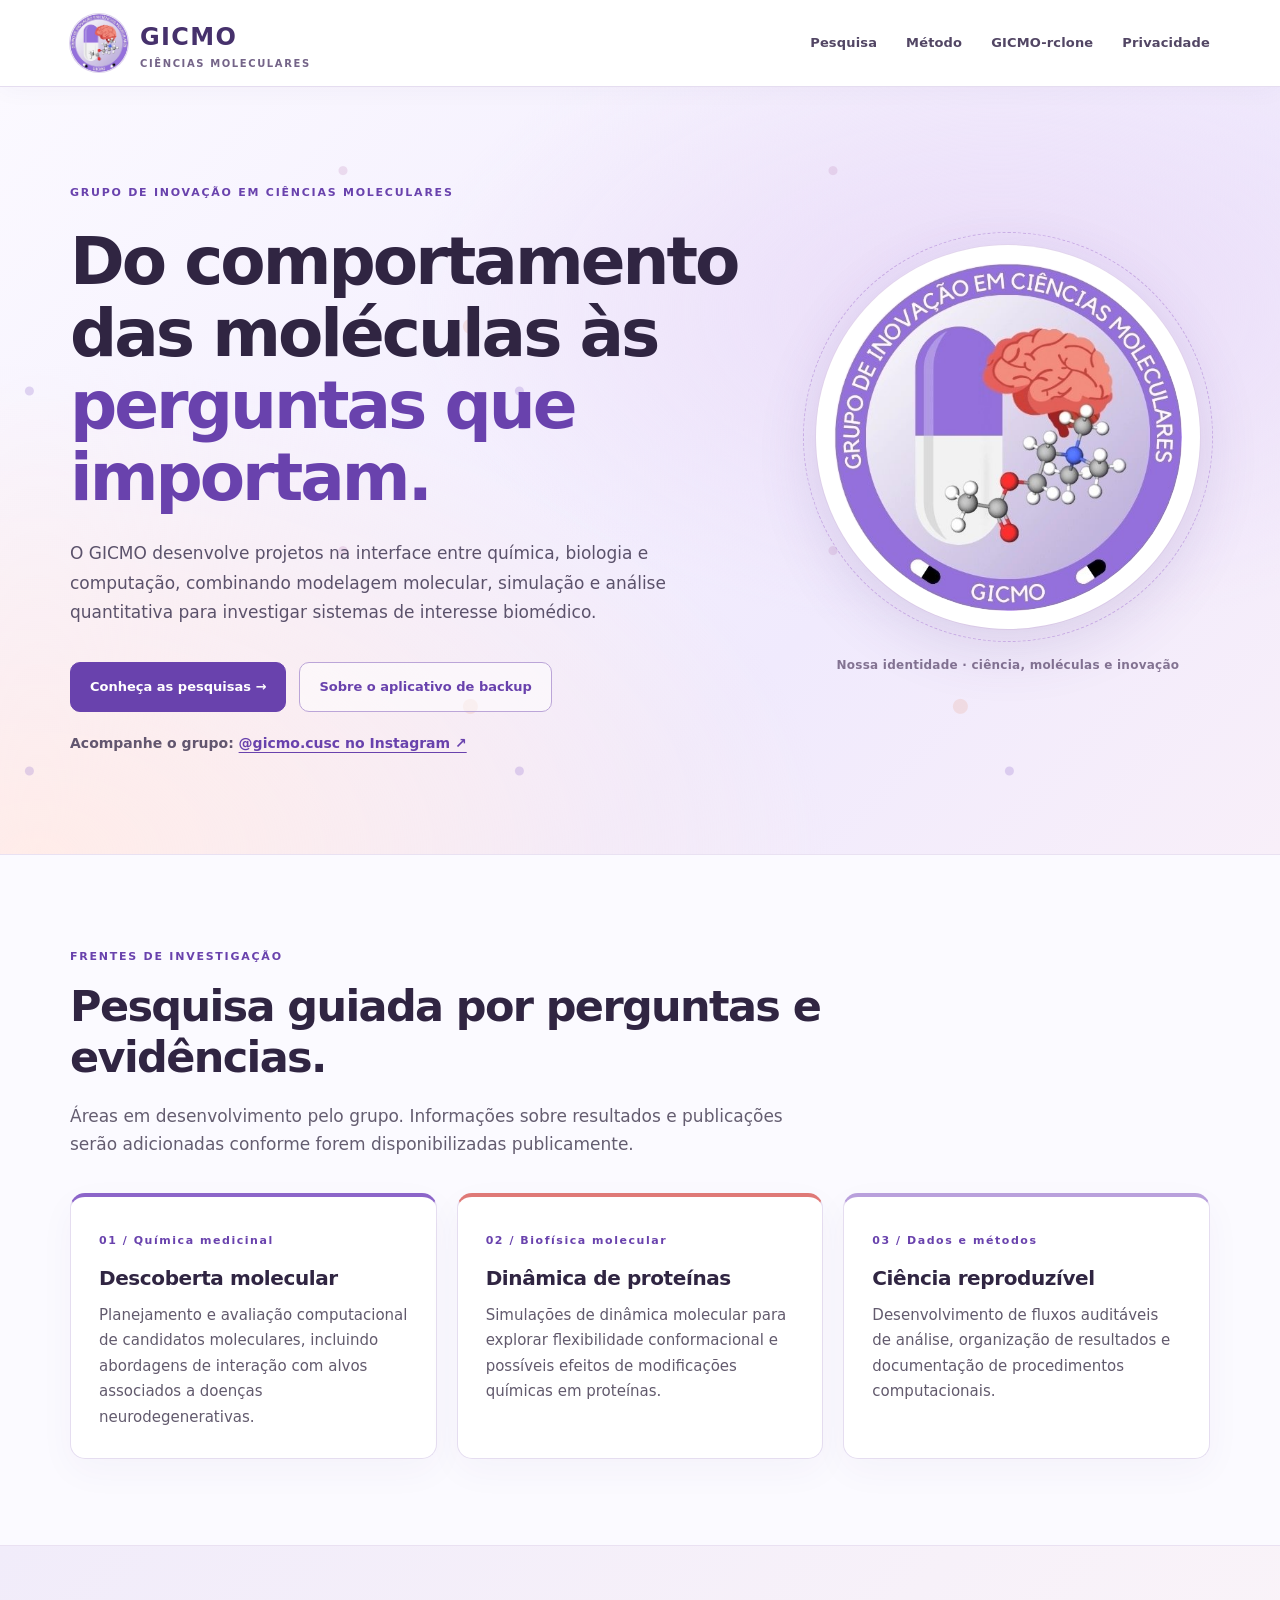
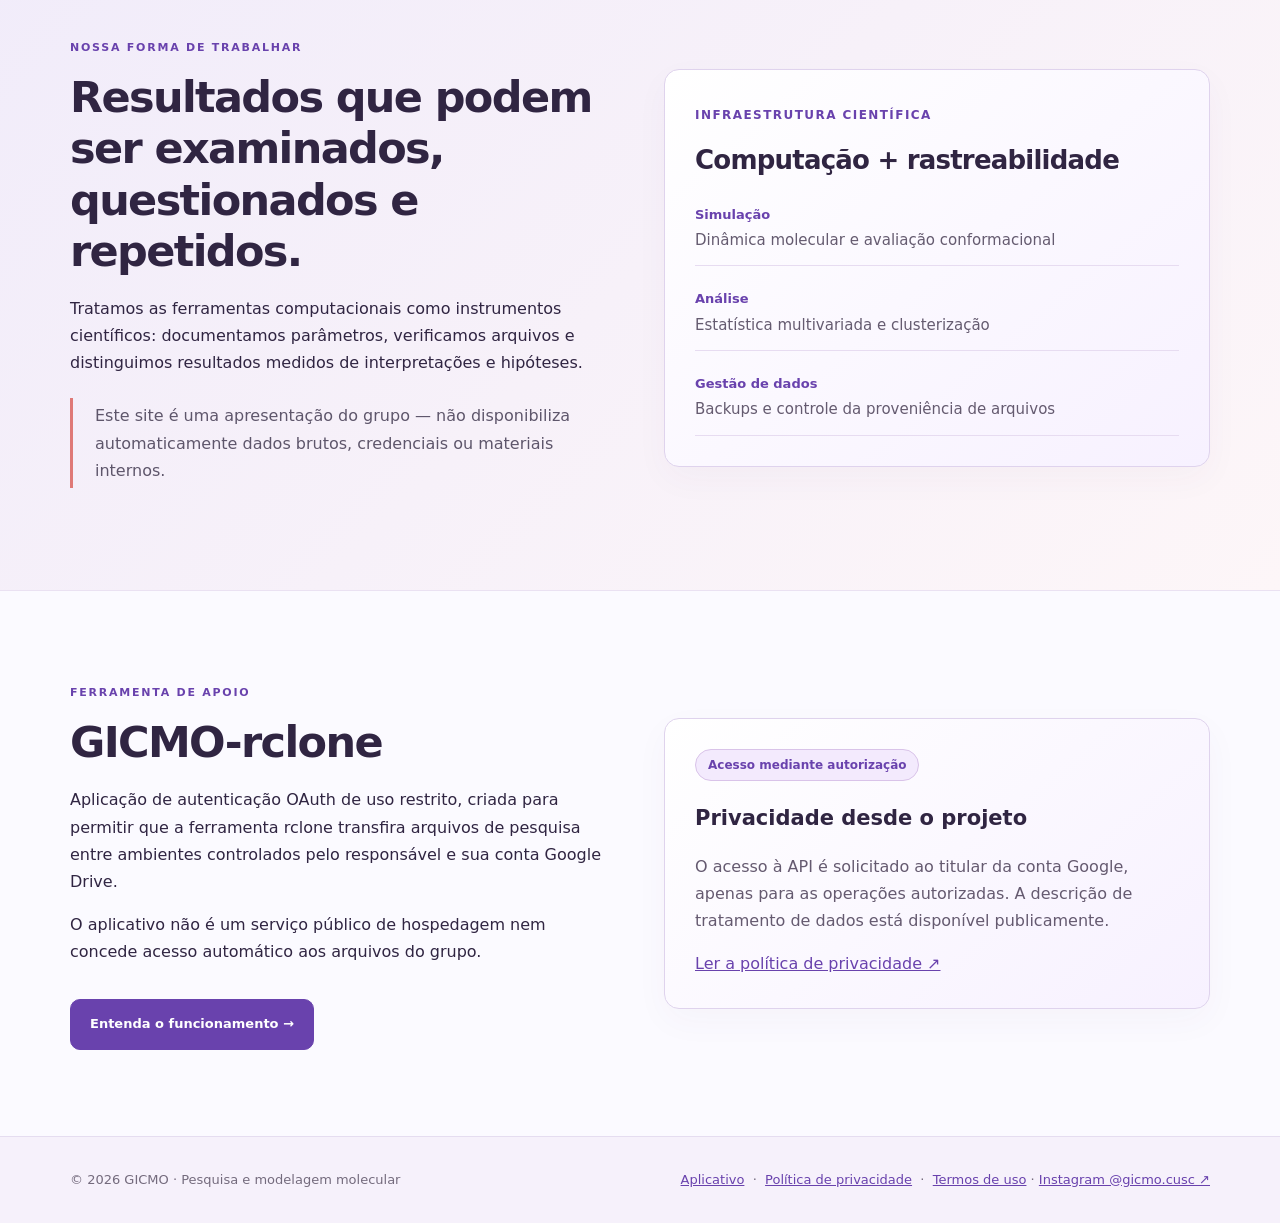
<file: index.html>
<!DOCTYPE html>

<html lang="pt-BR"><head><meta charset="utf-8"/><meta content="width=device-width, initial-scale=1" name="viewport"/><meta content="#f9f6ff" name="theme-color"/><meta content="GICMO — pesquisa em química, modelagem molecular e bioquímica computacional. Conheça nossas frentes de pesquisa e infraestrutura digital." name="description"/><title>GICMO | Pesquisa e modelagem molecular</title><link href="./assets/favicon.png" rel="icon" type="image/png"/><link href="./assets/style.css" rel="stylesheet"/><link href="./assets/logo-180.png" rel="apple-touch-icon"/></head><body><a class="skip" href="#conteudo">Ir para conteúdo</a><header class="masthead"><div class="wrap nav"><a aria-label="GICMO — Grupo de Inovação em Ciências Moleculares, página inicial" class="brand" href="./index.html"><img alt="" class="brand-logo" height="58" src="./assets/logo-gicmo.jpg" width="58"/><span class="brand-identity">GICMO<small>CIÊNCIAS MOLECULARES</small></span></a><nav aria-label="Navegação principal" class="menu"><a href="#pesquisa">Pesquisa</a><a href="#metodo">Método</a><a href="./rclone.html">GICMO-rclone</a><a href="./privacidade.html">Privacidade</a></nav></div></header><main id="conteudo"><section class="hero"><div class="wrap hero-inner"><div class="hero-copy"><span class="eyebrow">GRUPO DE INOVAÇÃO EM CIÊNCIAS MOLECULARES</span><h1>Do comportamento das moléculas às <em>perguntas que importam.</em></h1><p class="intro">O GICMO desenvolve projetos na interface entre química, biologia e computação, combinando modelagem molecular, simulação e análise quantitativa para investigar sistemas de interesse biomédico.</p><div class="actions"><a class="btn" href="#pesquisa">Conheça as pesquisas →</a><a class="btn secondary" href="./rclone.html">Sobre o aplicativo de backup</a></div><p class="social-follow">Acompanhe o grupo: <a aria-label="Acompanhe o GICMO no Instagram (@gicmo.cusc), abre em outra aba" href="https://www.instagram.com/gicmo.cusc/" rel="noopener noreferrer" target="_blank">@gicmo.cusc no Instagram ↗</a></p></div><div class="hero-visual"><div class="logo-frame"><img alt="Logotipo oficial do GICMO: uma cápsula roxa, um cérebro e um modelo molecular, circundados pelo nome do grupo." class="hero-logo" height="500" src="./assets/logo-gicmo.jpg" width="500"/></div><p class="brand-caption">Nossa identidade · ciência, moléculas e inovação</p></div></div></section><section class="section" id="pesquisa"><div class="wrap"><div class="section-head"><span class="eyebrow">Frentes de investigação</span><h2>Pesquisa guiada por perguntas e evidências.</h2><p>Áreas em desenvolvimento pelo grupo. Informações sobre resultados e publicações serão adicionadas conforme forem disponibilizadas publicamente.</p></div><div class="grid"><article class="card"><span class="num">01 / Química medicinal</span><h3>Descoberta molecular</h3><p>Planejamento e avaliação computacional de candidatos moleculares, incluindo abordagens de interação com alvos associados a doenças neurodegenerativas.</p></article><article class="card"><span class="num">02 / Biofísica molecular</span><h3>Dinâmica de proteínas</h3><p>Simulações de dinâmica molecular para explorar flexibilidade conformacional e possíveis efeitos de modificações químicas em proteínas.</p></article><article class="card"><span class="num">03 / Dados e métodos</span><h3>Ciência reproduzível</h3><p>Desenvolvimento de fluxos auditáveis de análise, organização de resultados e documentação de procedimentos computacionais.</p></article></div></div></section><section class="section tonal" id="metodo"><div class="wrap split"><div><span class="eyebrow">Nossa forma de trabalhar</span><h2>Resultados que podem ser examinados, questionados e repetidos.</h2><p>Tratamos as ferramentas computacionais como instrumentos científicos: documentamos parâmetros, verificamos arquivos e distinguimos resultados medidos de interpretações e hipóteses.</p><p class="rail">Este site é uma apresentação do grupo — não disponibiliza automaticamente dados brutos, credenciais ou materiais internos.</p></div><div class="panel"><span class="kicker">Infraestrutura científica</span><h3 style="font-size:26px;letter-spacing:-.03em;margin:10px 0">Computação + rastreabilidade</h3><div class="detail-list"><div><b>Simulação</b><span>Dinâmica molecular e avaliação conformacional</span></div><div><b>Análise</b><span>Estatística multivariada e clusterização</span></div><div><b>Gestão de dados</b><span>Backups e controle da proveniência de arquivos</span></div></div></div></div></section><section class="section"><div class="wrap split"><div><span class="eyebrow">Ferramenta de apoio</span><h2>GICMO-rclone</h2><p>Aplicação de autenticação OAuth de uso restrito, criada para permitir que a ferramenta rclone transfira arquivos de pesquisa entre ambientes controlados pelo responsável e sua conta Google Drive.</p><p>O aplicativo não é um serviço público de hospedagem nem concede acesso automático aos arquivos do grupo.</p><div class="actions"><a class="btn" href="./rclone.html">Entenda o funcionamento →</a></div></div><div class="panel"><span class="pill">Acesso mediante autorização</span><h3 style="font-size:21px;margin:20px 0 5px">Privacidade desde o projeto</h3><p>O acesso à API é solicitado ao titular da conta Google, apenas para as operações autorizadas. A descrição de tratamento de dados está disponível publicamente.</p><a href="./privacidade.html">Ler a política de privacidade ↗</a></div></div></section></main><footer class="footer"><div class="wrap"><span>© 2026 GICMO · Pesquisa e modelagem molecular</span><span><a href="./rclone.html">Aplicativo</a>  ·  <a href="./privacidade.html">Política de privacidade</a>  ·  <a href="./termos.html">Termos de uso</a>  ·  <a aria-label="Instagram oficial do GICMO (@gicmo.cusc), abre em outra aba" href="https://www.instagram.com/gicmo.cusc/" rel="noopener noreferrer" target="_blank">Instagram @gicmo.cusc ↗</a></span></div></footer></body></html>
</file>
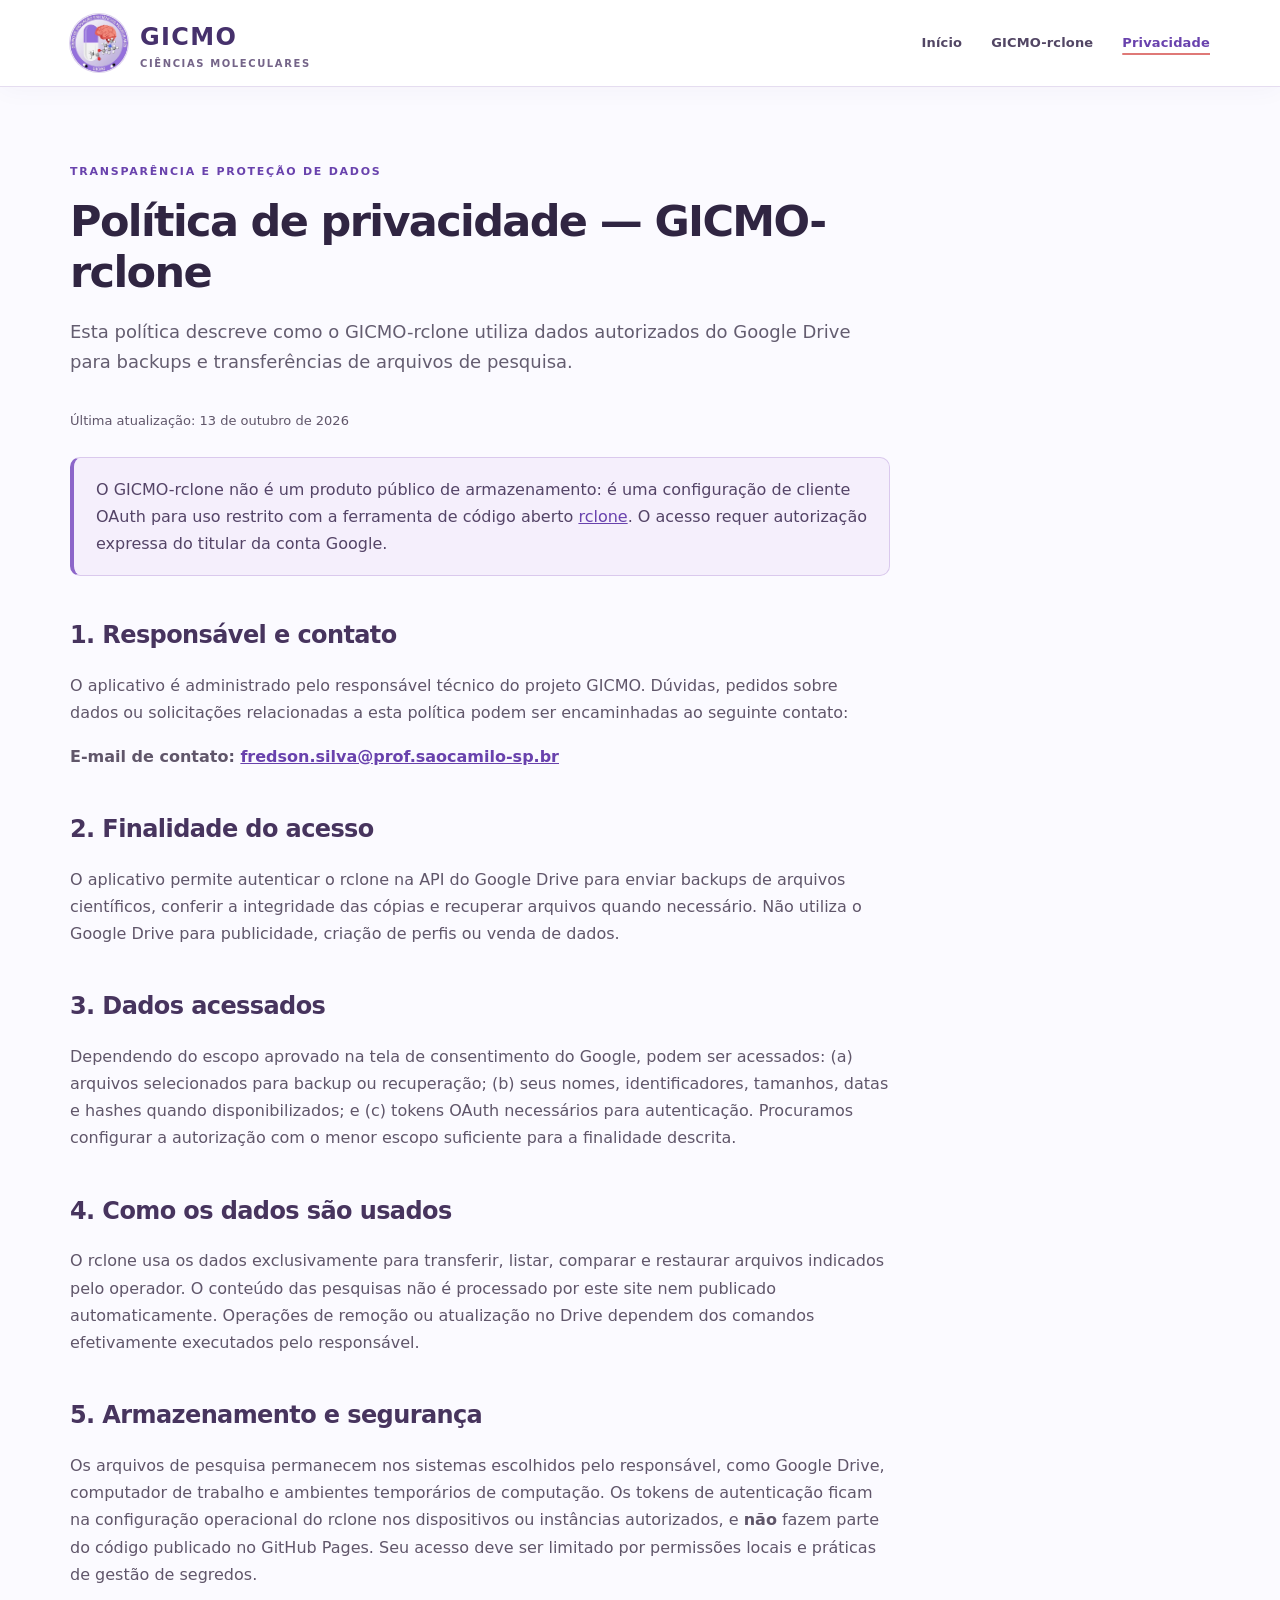
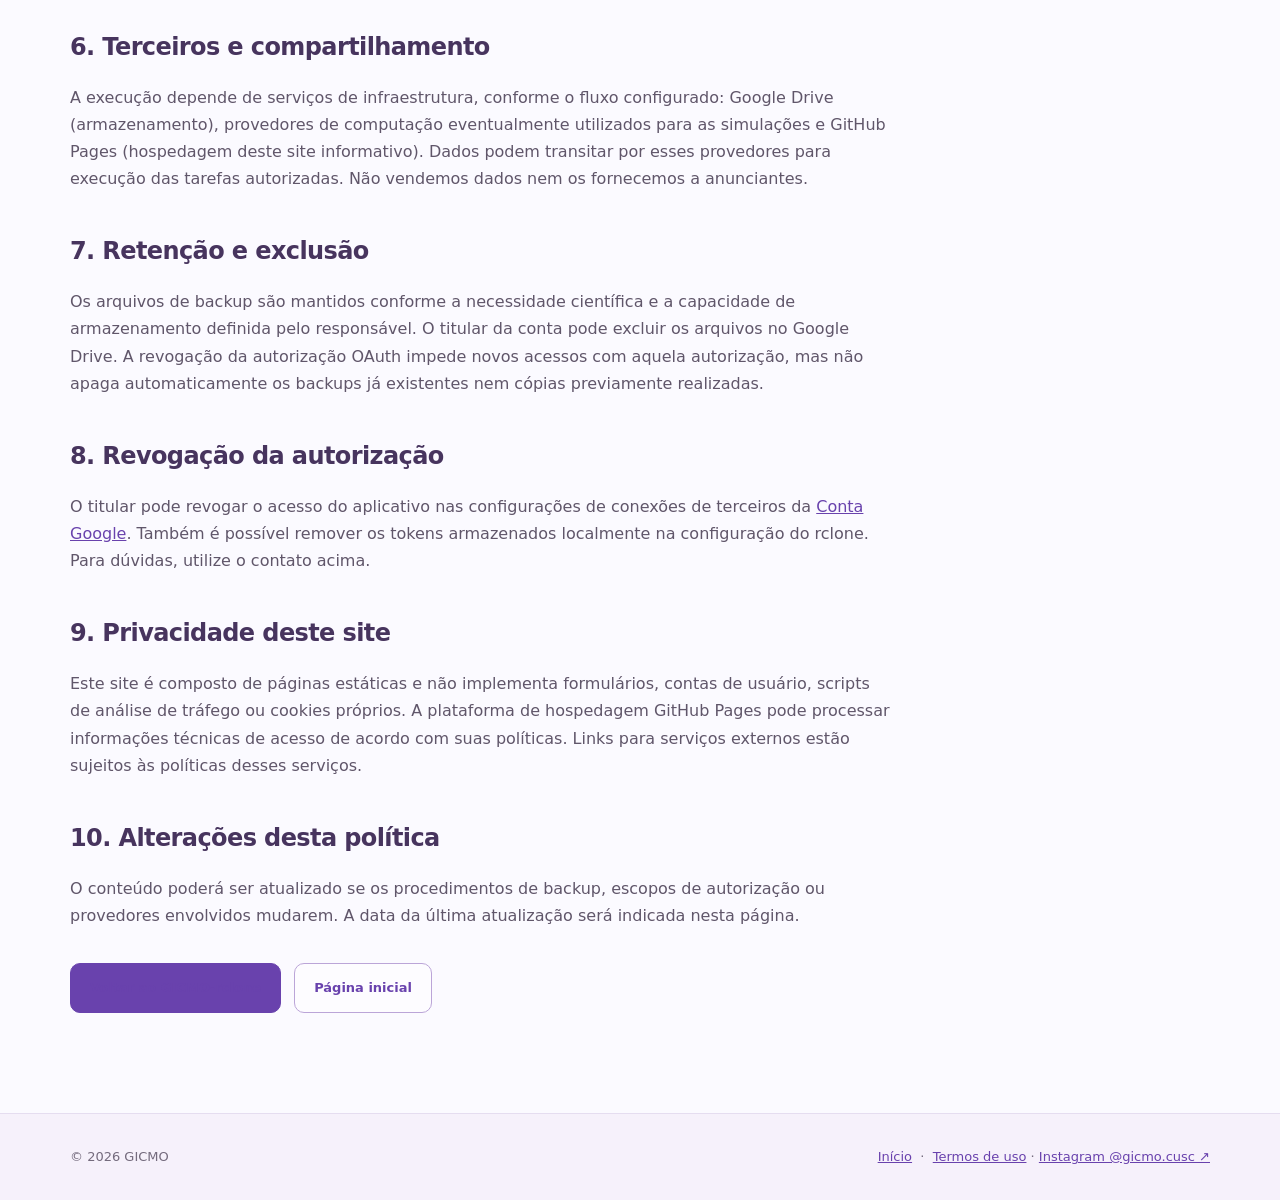
<file: privacidade.html>
<!DOCTYPE html>

<html lang="pt-BR"><head><meta charset="utf-8"/><meta content="width=device-width,initial-scale=1" name="viewport"/><meta content="Política de privacidade do GICMO-rclone: acesso ao Google Drive, uso, armazenamento, compartilhamento e revogação de dados." name="description"/><meta content="#f9f6ff" name="theme-color"/><title>Política de privacidade | GICMO-rclone</title><link href="./assets/favicon.png" rel="icon" type="image/png"/><link href="./assets/style.css" rel="stylesheet"/><link href="./assets/logo-180.png" rel="apple-touch-icon"/></head><body><a class="skip" href="#conteudo">Ir para conteúdo</a><header class="masthead"><div class="wrap nav"><a aria-label="GICMO — Grupo de Inovação em Ciências Moleculares, página inicial" class="brand" href="./index.html"><img alt="" class="brand-logo" height="58" src="./assets/logo-gicmo.jpg" width="58"/><span class="brand-identity">GICMO<small>CIÊNCIAS MOLECULARES</small></span></a><nav class="menu"><a href="./index.html">Início</a><a href="./rclone.html">GICMO-rclone</a><a aria-current="page" href="./privacidade.html">Privacidade</a></nav></div></header><main class="article" id="conteudo"><div class="wrap"><div class="prose"><span class="eyebrow">Transparência e proteção de dados</span><h1>Política de privacidade — GICMO-rclone</h1><p class="lede">Esta política descreve como o GICMO-rclone utiliza dados autorizados do Google Drive para backups e transferências de arquivos de pesquisa.</p><p class="meta">Última atualização: 13 de outubro de 2026</p><div class="note">O GICMO-rclone não é um produto público de armazenamento: é uma configuração de cliente OAuth para uso restrito com a ferramenta de código aberto <a href="https://rclone.org/" rel="noopener noreferrer">rclone</a>. O acesso requer autorização expressa do titular da conta Google.</div><h2>1. Responsável e contato</h2><p>O aplicativo é administrado pelo responsável técnico do projeto GICMO. Dúvidas, pedidos sobre dados ou solicitações relacionadas a esta política podem ser encaminhadas ao seguinte contato:</p><p><strong>E-mail de contato: <a href="mailto:fredson.silva@prof.saocamilo-sp.br">fredson.silva@prof.saocamilo-sp.br</a></strong></p><h2>2. Finalidade do acesso</h2><p>O aplicativo permite autenticar o rclone na API do Google Drive para enviar backups de arquivos científicos, conferir a integridade das cópias e recuperar arquivos quando necessário. Não utiliza o Google Drive para publicidade, criação de perfis ou venda de dados.</p><h2>3. Dados acessados</h2><p>Dependendo do escopo aprovado na tela de consentimento do Google, podem ser acessados: (a) arquivos selecionados para backup ou recuperação; (b) seus nomes, identificadores, tamanhos, datas e hashes quando disponibilizados; e (c) tokens OAuth necessários para autenticação. Procuramos configurar a autorização com o menor escopo suficiente para a finalidade descrita.</p><h2>4. Como os dados são usados</h2><p>O rclone usa os dados exclusivamente para transferir, listar, comparar e restaurar arquivos indicados pelo operador. O conteúdo das pesquisas não é processado por este site nem publicado automaticamente. Operações de remoção ou atualização no Drive dependem dos comandos efetivamente executados pelo responsável.</p><h2>5. Armazenamento e segurança</h2><p>Os arquivos de pesquisa permanecem nos sistemas escolhidos pelo responsável, como Google Drive, computador de trabalho e ambientes temporários de computação. Os tokens de autenticação ficam na configuração operacional do rclone nos dispositivos ou instâncias autorizados, e <strong>não</strong> fazem parte do código publicado no GitHub Pages. Seu acesso deve ser limitado por permissões locais e práticas de gestão de segredos.</p><h2>6. Terceiros e compartilhamento</h2><p>A execução depende de serviços de infraestrutura, conforme o fluxo configurado: Google Drive (armazenamento), provedores de computação eventualmente utilizados para as simulações e GitHub Pages (hospedagem deste site informativo). Dados podem transitar por esses provedores para execução das tarefas autorizadas. Não vendemos dados nem os fornecemos a anunciantes.</p><h2>7. Retenção e exclusão</h2><p>Os arquivos de backup são mantidos conforme a necessidade científica e a capacidade de armazenamento definida pelo responsável. O titular da conta pode excluir os arquivos no Google Drive. A revogação da autorização OAuth impede novos acessos com aquela autorização, mas não apaga automaticamente os backups já existentes nem cópias previamente realizadas.</p><h2>8. Revogação da autorização</h2><p>O titular pode revogar o acesso do aplicativo nas configurações de conexões de terceiros da <a href="https://myaccount.google.com/connections" rel="noopener noreferrer">Conta Google</a>. Também é possível remover os tokens armazenados localmente na configuração do rclone. Para dúvidas, utilize o contato acima.</p><h2>9. Privacidade deste site</h2><p>Este site é composto de páginas estáticas e não implementa formulários, contas de usuário, scripts de análise de tráfego ou cookies próprios. A plataforma de hospedagem GitHub Pages pode processar informações técnicas de acesso de acordo com suas políticas. Links para serviços externos estão sujeitos às políticas desses serviços.</p><h2>10. Alterações desta política</h2><p>O conteúdo poderá ser atualizado se os procedimentos de backup, escopos de autorização ou provedores envolvidos mudarem. A data da última atualização será indicada nesta página.</p><div class="actions"><a class="btn" href="./rclone.html">Voltar ao GICMO-rclone</a><a class="btn secondary" href="./index.html">Página inicial</a></div></div></div></main><footer class="footer"><div class="wrap"><span>© 2026 GICMO</span><span><a href="./index.html">Início</a>  ·  <a href="./termos.html">Termos de uso</a>  ·  <a aria-label="Instagram oficial do GICMO (@gicmo.cusc), abre em outra aba" href="https://www.instagram.com/gicmo.cusc/" rel="noopener noreferrer" target="_blank">Instagram @gicmo.cusc ↗</a></span></div></footer></body></html>
</file>
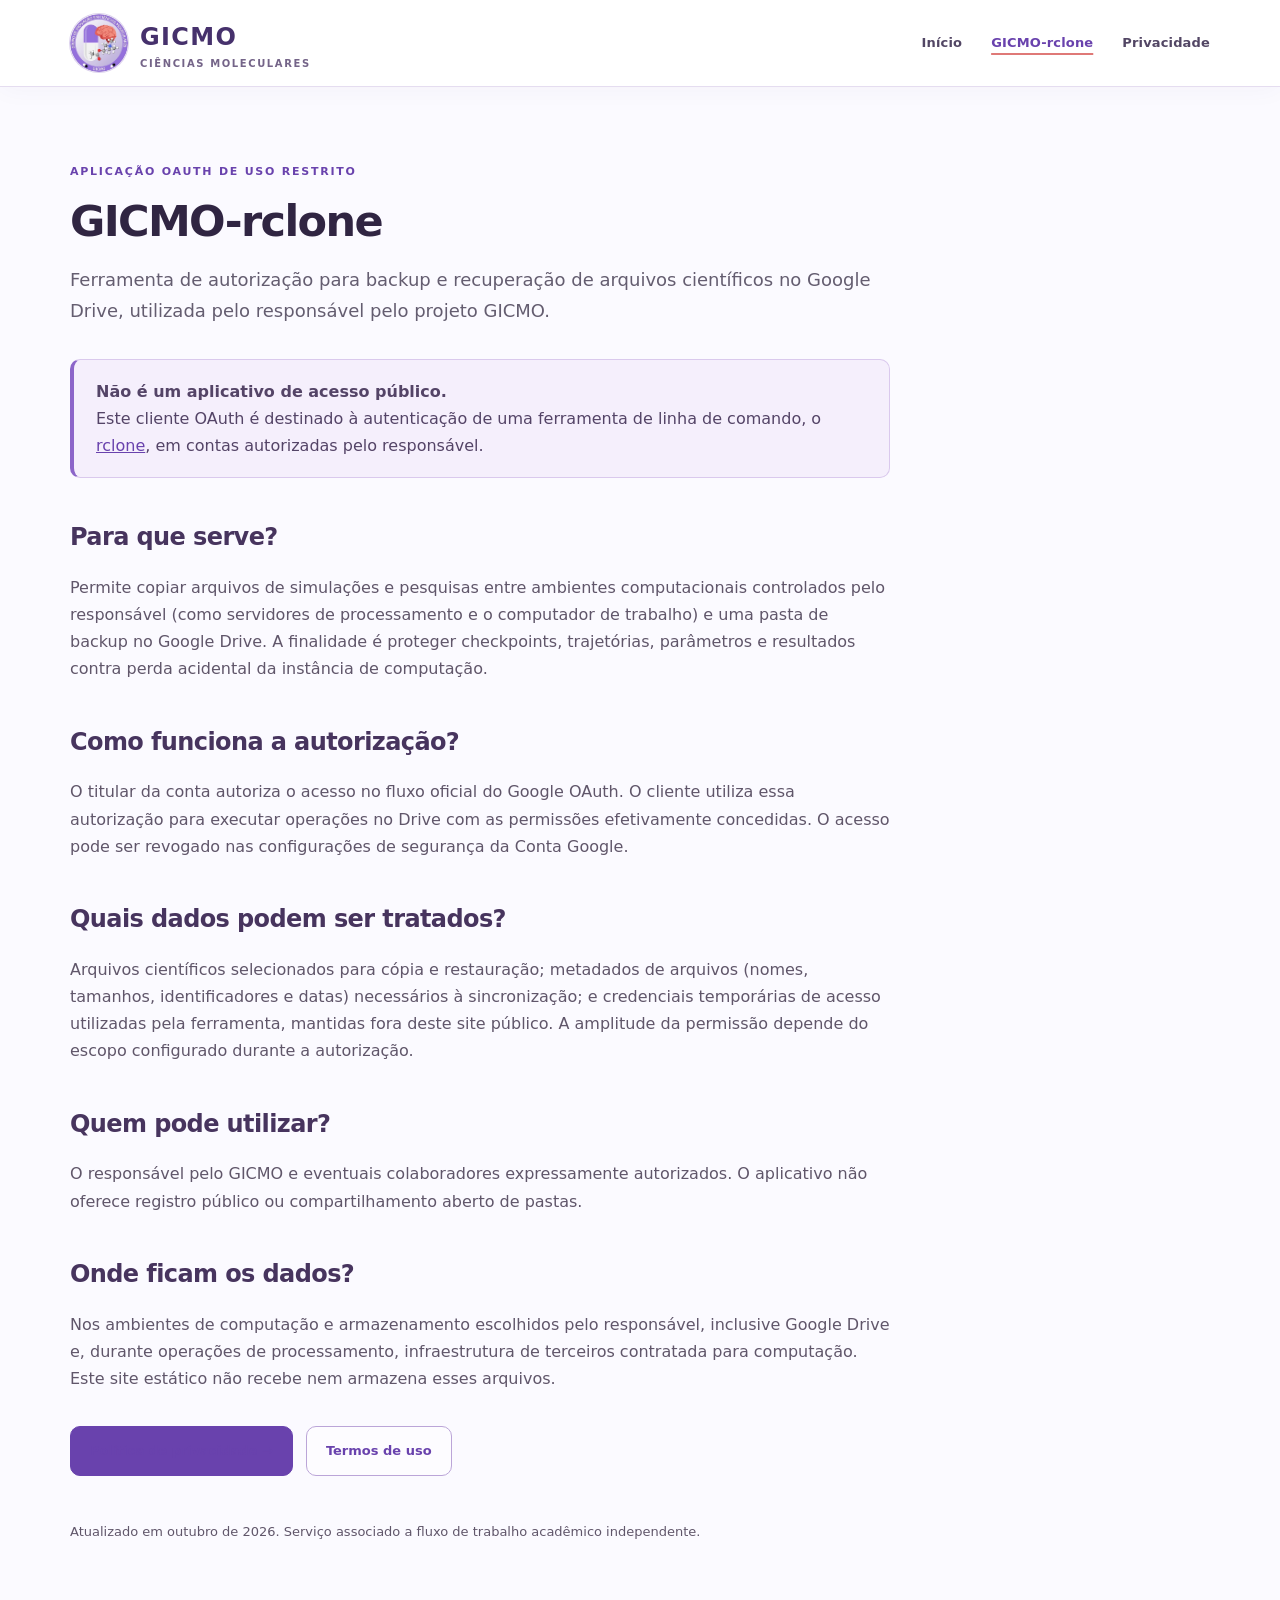
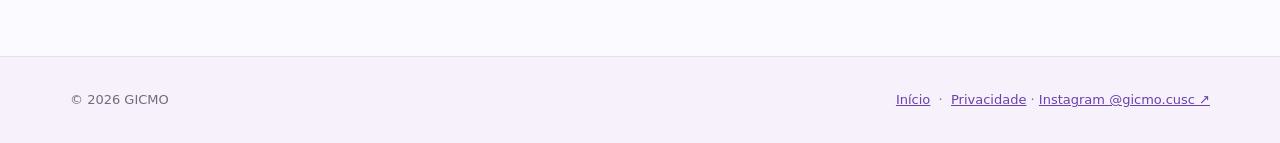
<file: rclone.html>
<!DOCTYPE html>

<html lang="pt-BR"><head><meta charset="utf-8"/><meta content="width=device-width,initial-scale=1" name="viewport"/><meta content="#f9f6ff" name="theme-color"/><meta content="Conheça a finalidade e as permissões do aplicativo OAuth GICMO-rclone usado para backup privado de dados científicos." name="description"/><title>GICMO-rclone | Aplicativo OAuth</title><link href="./assets/favicon.png" rel="icon" type="image/png"/><link href="./assets/style.css" rel="stylesheet"/><link href="./assets/logo-180.png" rel="apple-touch-icon"/></head><body><a class="skip" href="#conteudo">Ir para conteúdo</a><header class="masthead"><div class="wrap nav"><a aria-label="GICMO — Grupo de Inovação em Ciências Moleculares, página inicial" class="brand" href="./index.html"><img alt="" class="brand-logo" height="58" src="./assets/logo-gicmo.jpg" width="58"/><span class="brand-identity">GICMO<small>CIÊNCIAS MOLECULARES</small></span></a><nav class="menu"><a href="./index.html">Início</a><a aria-current="page" href="./rclone.html">GICMO-rclone</a><a href="./privacidade.html">Privacidade</a></nav></div></header><main class="article" id="conteudo"><div class="wrap"><div class="prose"><span class="eyebrow">Aplicação OAuth de uso restrito</span><h1>GICMO-rclone</h1><p class="lede">Ferramenta de autorização para backup e recuperação de arquivos científicos no Google Drive, utilizada pelo responsável pelo projeto GICMO.</p><div class="note"><strong>Não é um aplicativo de acesso público.</strong><br/>Este cliente OAuth é destinado à autenticação de uma ferramenta de linha de comando, o <a href="https://rclone.org/" rel="noopener noreferrer">rclone</a>, em contas autorizadas pelo responsável.</div><h2>Para que serve?</h2><p>Permite copiar arquivos de simulações e pesquisas entre ambientes computacionais controlados pelo responsável (como servidores de processamento e o computador de trabalho) e uma pasta de backup no Google Drive. A finalidade é proteger checkpoints, trajetórias, parâmetros e resultados contra perda acidental da instância de computação.</p><h2>Como funciona a autorização?</h2><p>O titular da conta autoriza o acesso no fluxo oficial do Google OAuth. O cliente utiliza essa autorização para executar operações no Drive com as permissões efetivamente concedidas. O acesso pode ser revogado nas configurações de segurança da Conta Google.</p><h2>Quais dados podem ser tratados?</h2><p>Arquivos científicos selecionados para cópia e restauração; metadados de arquivos (nomes, tamanhos, identificadores e datas) necessários à sincronização; e credenciais temporárias de acesso utilizadas pela ferramenta, mantidas fora deste site público. A amplitude da permissão depende do escopo configurado durante a autorização.</p><h2>Quem pode utilizar?</h2><p>O responsável pelo GICMO e eventuais colaboradores expressamente autorizados. O aplicativo não oferece registro público ou compartilhamento aberto de pastas.</p><h2>Onde ficam os dados?</h2><p>Nos ambientes de computação e armazenamento escolhidos pelo responsável, inclusive Google Drive e, durante operações de processamento, infraestrutura de terceiros contratada para computação. Este site estático não recebe nem armazena esses arquivos.</p><div class="actions"><a class="btn" href="./privacidade.html">Política de privacidade →</a><a class="btn secondary" href="./termos.html">Termos de uso</a></div><p class="meta" style="margin-top:45px">Atualizado em outubro de 2026. Serviço associado a fluxo de trabalho acadêmico independente.</p></div></div></main><footer class="footer"><div class="wrap"><span>© 2026 GICMO</span><span><a href="./index.html">Início</a>  ·  <a href="./privacidade.html">Privacidade</a>  ·  <a aria-label="Instagram oficial do GICMO (@gicmo.cusc), abre em outra aba" href="https://www.instagram.com/gicmo.cusc/" rel="noopener noreferrer" target="_blank">Instagram @gicmo.cusc ↗</a></span></div></footer></body></html>
</file>
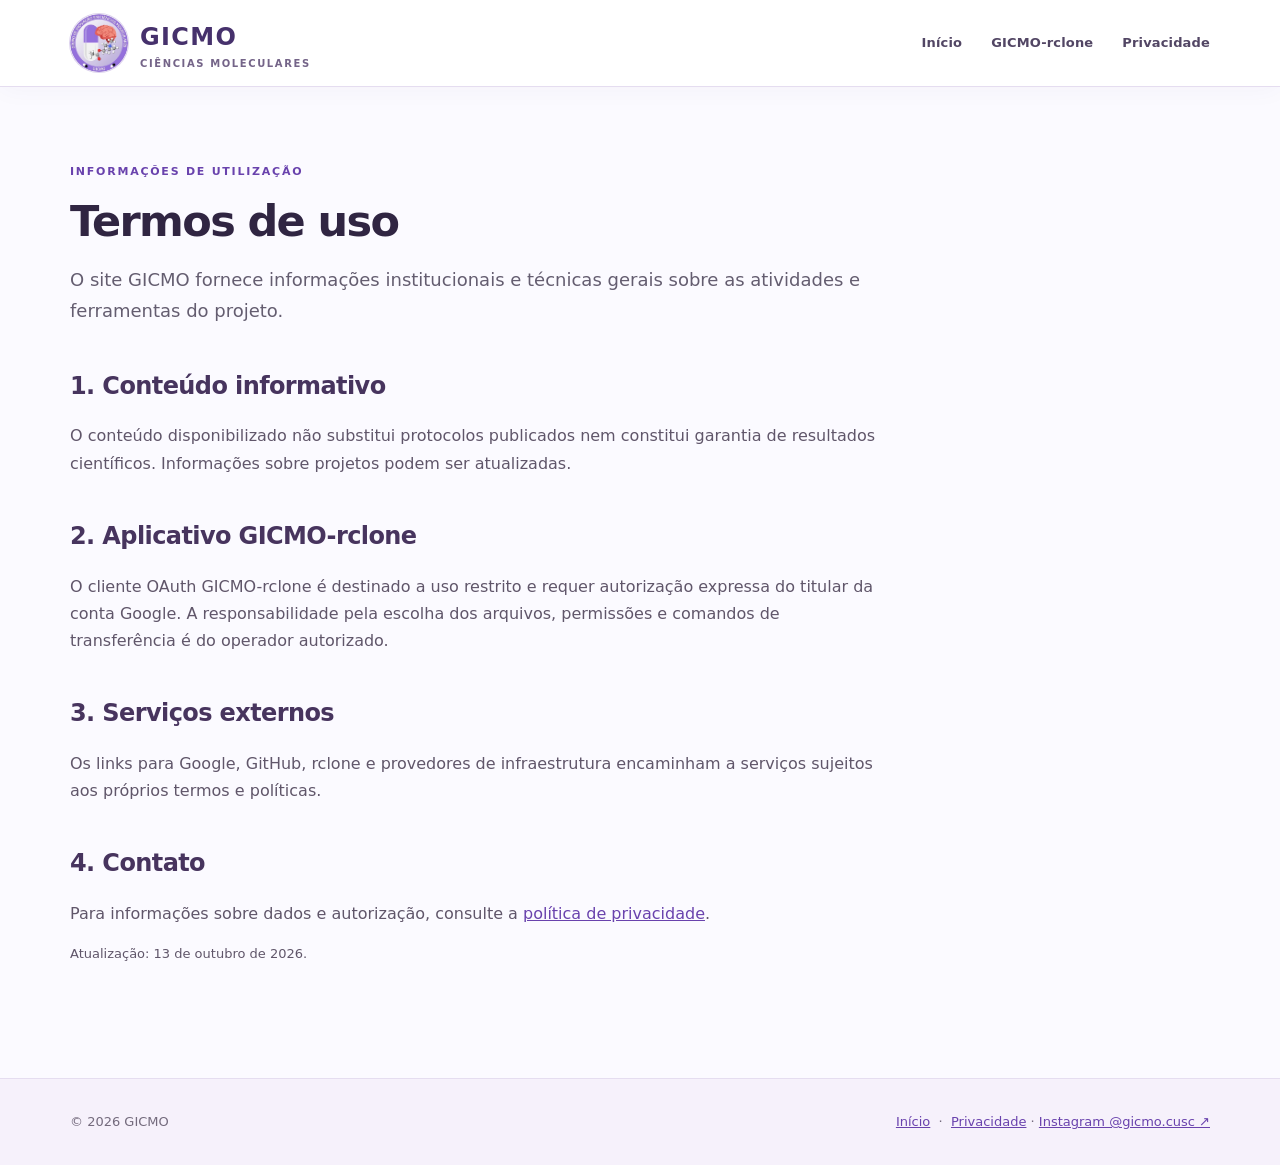
<file: termos.html>
<!DOCTYPE html>

<html lang="pt-BR"><head><meta charset="utf-8"/><meta content="width=device-width,initial-scale=1" name="viewport"/><meta content="#f9f6ff" name="theme-color"/><title>Termos de uso | GICMO</title><link href="./assets/favicon.png" rel="icon" type="image/png"/><link href="./assets/style.css" rel="stylesheet"/><link href="./assets/logo-180.png" rel="apple-touch-icon"/></head><body><a class="skip" href="#conteudo">Ir para conteúdo</a><header class="masthead"><div class="wrap nav"><a aria-label="GICMO — Grupo de Inovação em Ciências Moleculares, página inicial" class="brand" href="./index.html"><img alt="" class="brand-logo" height="58" src="./assets/logo-gicmo.jpg" width="58"/><span class="brand-identity">GICMO<small>CIÊNCIAS MOLECULARES</small></span></a><nav class="menu"><a href="./index.html">Início</a><a href="./rclone.html">GICMO-rclone</a><a href="./privacidade.html">Privacidade</a></nav></div></header><main class="article" id="conteudo"><div class="wrap"><div class="prose"><span class="eyebrow">Informações de utilização</span><h1>Termos de uso</h1><p class="lede">O site GICMO fornece informações institucionais e técnicas gerais sobre as atividades e ferramentas do projeto.</p><h2>1. Conteúdo informativo</h2><p>O conteúdo disponibilizado não substitui protocolos publicados nem constitui garantia de resultados científicos. Informações sobre projetos podem ser atualizadas.</p><h2>2. Aplicativo GICMO-rclone</h2><p>O cliente OAuth GICMO-rclone é destinado a uso restrito e requer autorização expressa do titular da conta Google. A responsabilidade pela escolha dos arquivos, permissões e comandos de transferência é do operador autorizado.</p><h2>3. Serviços externos</h2><p>Os links para Google, GitHub, rclone e provedores de infraestrutura encaminham a serviços sujeitos aos próprios termos e políticas.</p><h2>4. Contato</h2><p>Para informações sobre dados e autorização, consulte a <a href="./privacidade.html">política de privacidade</a>.</p><p class="meta">Atualização: 13 de outubro de 2026.</p></div></div></main><footer class="footer"><div class="wrap"><span>© 2026 GICMO</span><span><a href="./index.html">Início</a>  ·  <a href="./privacidade.html">Privacidade</a>  ·  <a aria-label="Instagram oficial do GICMO (@gicmo.cusc), abre em outra aba" href="https://www.instagram.com/gicmo.cusc/" rel="noopener noreferrer" target="_blank">Instagram @gicmo.cusc ↗</a></span></div></footer></body></html>
</file>
<file: assets/style.css>
/* GICMO — identidade baseada nas cores e no logotipo oficial do grupo. */
:root{--bg:#fbfaff;--surface:#ffffff;--ink:#302542;--muted:#645d70;--line:#e5ddf0;--violet:#8c65c9;--violet-deep:#6942ad;--violet-dark:#46316c;--violet-pale:#f0e9fa;--coral:#df7977;--coral-light:#fae6e4;--width:1140px}
*{box-sizing:border-box}html{scroll-behavior:smooth}body{margin:0;background:var(--bg);color:var(--ink);font-family:Inter,ui-sans-serif,system-ui,-apple-system,'Segoe UI',Roboto,Arial,sans-serif;font-size:16px;line-height:1.7}a{color:var(--violet-deep)}a:hover{color:var(--coral)}a:focus-visible,button:focus-visible{outline:3px solid var(--violet-deep);outline-offset:4px}.wrap{width:min(var(--width),calc(100% - 48px));margin:auto}.skip{position:absolute;top:-100px;left:16px;background:#fff;color:#111;padding:9px 16px;z-index:200}.skip:focus{top:12px}
.masthead{position:sticky;top:0;z-index:100;border-bottom:1px solid var(--line);background:rgba(255,255,255,.94);backdrop-filter:blur(18px);box-shadow:0 3px 24px rgba(63,41,101,.035)}.nav{min-height:86px;display:flex;align-items:center;justify-content:space-between;gap:24px}.brand{display:flex;align-items:center;gap:12px;text-decoration:none;color:var(--violet-dark);font-size:24px;letter-spacing:.055em;font-weight:860;white-space:nowrap}.brand:hover{color:var(--violet-deep)}.brand-logo{width:58px;height:58px;object-fit:contain;border-radius:50%;box-shadow:0 0 0 1px #ded4ee}.brand small{display:block;font-size:10px;letter-spacing:.16em;line-height:1.15;color:#746488;font-weight:720}.menu{display:flex;gap:29px;align-items:center;font-size:13px;font-weight:670;letter-spacing:.012em}.menu a{text-decoration:none;color:#524664;white-space:nowrap}.menu a[aria-current=page]{color:var(--violet-deep);text-decoration:underline;text-decoration-color:var(--coral);text-underline-offset:6px;text-decoration-thickness:2px}.menu a:hover{color:var(--violet-deep)}
.hero{position:relative;isolation:isolate;overflow:hidden;padding:90px 0 98px;background:radial-gradient(ellipse at 78% 29%,#eadcf8 0%,transparent 42%),radial-gradient(ellipse at 3% 100%,#ffece9 0%,transparent 45%),linear-gradient(135deg,#fbf9ff 0%,#f0eafd 66%,#f8eff9 100%);border-bottom:1px solid #e9e1f2}.hero:before{content:"";position:absolute;inset:0;opacity:.28;z-index:-1;background:radial-gradient(circle at 70% 22%,#ca99c7 0 4px,transparent 5px),radial-gradient(circle at 96% 63%,#eab2a3 0 7px,transparent 8px),radial-gradient(circle at 6% 80%,#9c79d3 0 4px,transparent 5px);background-size:490px 380px}.hero-inner{display:grid;grid-template-columns:minmax(0,1.25fr) minmax(285px,.75fr);gap:62px;align-items:center}.eyebrow{font-size:11px;color:var(--violet-deep);text-transform:uppercase;letter-spacing:.16em;font-weight:850}.hero h1{font-size:clamp(42px,5.35vw,66px);line-height:1.09;max-width:750px;margin:22px 0 25px;letter-spacing:-.045em;font-weight:800}.hero h1 em{font-style:normal;color:var(--violet-deep)}.intro{max-width:670px;font-size:17px;line-height:1.75;color:#5b526b}.hero-visual{text-align:center}.logo-frame{position:relative;max-width:384px;margin:auto;padding:18px;background:#fff;border-radius:50%;box-shadow:0 18px 60px rgba(94,65,142,.16),0 0 0 1px #e9dcf2}.logo-frame:after{content:"";position:absolute;inset:-13px;border-radius:50%;border:1px dashed #c8ace4;pointer-events:none}.hero-logo{width:100%;height:auto;aspect-ratio:1/1;display:block;border-radius:50%}.brand-caption{margin-top:26px;font-size:12px;color:#837392;font-weight:700;letter-spacing:.02em}.actions{display:flex;flex-wrap:wrap;gap:13px;margin-top:34px}.btn{display:inline-flex;align-items:center;justify-content:center;padding:13px 19px;border:1px solid var(--violet-deep);border-radius:10px;color:#fff;background:var(--violet-deep);font-size:13px;font-weight:800;text-decoration:none;transition:transform .15s ease,background .15s ease}.btn.secondary{background:rgba(255,255,255,.55);color:var(--violet-deep);border-color:#bba5d8}.btn:hover{color:#fff;background:#54318d;transform:translateY(-1px)}.btn.secondary:hover{color:var(--violet-deep);background:#fff}
.section{padding:86px 0}.section.tonal{background:linear-gradient(135deg,#f1ecfa,#fdf6f8);border-top:1px solid #eae1f2;border-bottom:1px solid #eae1f2}.section-head{max-width:760px;margin-bottom:34px}.section h2,.article h1{font-size:clamp(28px,3.5vw,43px);line-height:1.19;letter-spacing:-.038em;margin:13px 0 18px}.section-head p{color:var(--muted);font-size:17px}.grid{display:grid;grid-template-columns:repeat(3,1fr);gap:20px}.card{background:#fff;border:1px solid var(--line);border-top:4px solid var(--violet);border-radius:15px;padding:28px;min-width:0;box-shadow:0 12px 36px rgba(74,47,117,.04)}.card:nth-child(2){border-top-color:var(--coral)}.card:nth-child(3){border-top-color:#b9a0dc}.card .num{font-size:11px;color:var(--violet-deep);letter-spacing:.14em;font-weight:850}.card h3{font-size:20px;line-height:1.3;margin:12px 0;letter-spacing:-.02em}.card p{color:#625a6d;font-size:15px;margin:0}.rail{border-left:3px solid var(--coral);padding:4px 0 4px 22px;margin-top:22px;max-width:780px;color:#5e566b}.split{display:grid;grid-template-columns:1fr 1fr;gap:48px;align-items:center}.panel{padding:30px;border:1px solid #dfd3ed;background:linear-gradient(140deg,#fff,#f7f1ff);border-radius:15px;box-shadow:0 12px 35px rgba(76,52,118,.035)}.panel strong{color:var(--violet-deep)}.panel p{color:#655a70}.kicker{display:inline-block;color:var(--violet-deep);font-size:12px;letter-spacing:.12em;text-transform:uppercase;font-weight:800}.footer{padding:32px 0;border-top:1px solid var(--line);background:#f6f1fb;color:#746b7d;font-size:13px}.footer .wrap{display:flex;justify-content:space-between;gap:20px;flex-wrap:wrap}.footer a{color:var(--violet-deep)}.article{padding:69px 0 100px}.article .prose{max-width:820px}.article h1{margin-bottom:14px}.article .lede{font-size:18px;color:var(--muted);margin-bottom:32px}.prose h2{font-size:24px;letter-spacing:-.025em;margin:39px 0 12px;color:#47345e}.prose h3{font-size:18px;margin:24px 0 10px}.prose p,.prose li{color:#60566a}.prose ul{padding-left:21px}.note{background:#f5effc;border:1px solid #dac9ed;border-left:4px solid var(--violet);padding:18px 22px;border-radius:10px;margin:25px 0;color:#544467}.meta{font-size:13px;color:#766c82}.pill{display:inline-block;padding:5px 12px;border-radius:99px;border:1px solid #d9c3e9;color:var(--violet-deep);background:#f3eafd;font-size:12px;font-weight:740}.detail-list{display:grid;gap:10px}.detail-list div{padding:12px 0;border-bottom:1px solid #e7dcf1}.detail-list b{display:block;font-size:13px;color:var(--violet-deep)}.detail-list span{font-size:15px;color:#655b70}.placeholder{font-size:13px;color:#7a391f;background:#fff0de;border:1px solid #e8b680;padding:9px 13px;border-radius:7px}.prose a{color:var(--violet-deep)}.contact-placeholder{color:#a3443b;background:var(--coral-light);padding:2px 5px;border-radius:4px}
@media(max-width:900px){.hero-inner{gap:25px;grid-template-columns:minmax(0,1.2fr) minmax(210px,.8fr)}.logo-frame{max-width:280px}.nav{gap:12px}.menu{gap:17px}.brand small{letter-spacing:.09em}}
@media(max-width:740px){.wrap{width:min(var(--width),calc(100% - 36px))}.nav{min-height:70px;flex-wrap:wrap;padding:10px 0 13px;gap:8px}.brand{font-size:20px}.brand-logo{width:47px;height:47px}.brand small{font-size:9px}.menu{width:100%;gap:16px;flex-wrap:wrap;font-size:12px;justify-content:space-between}.hero{padding:60px 0 66px}.hero-inner{grid-template-columns:1fr;gap:42px}.hero h1{font-size:clamp(37px,9vw,57px)}.intro{font-size:16px}.logo-frame{max-width:285px}.brand-caption{margin-top:22px}.grid,.split{grid-template-columns:1fr}.split{gap:23px}.section{padding:60px 0}.article{padding:47px 0 78px}.footer .wrap{display:block}}
@media(max-width:380px){.menu{gap:9px}.menu a{font-size:11px}.logo-frame{max-width:230px}}
@media(prefers-reduced-motion:reduce){html{scroll-behavior:auto}.btn{transition:none}}

/* Instagram oficial do GICMO — link externo sem incorporacao de rastreadores */
.social-follow{margin:20px 0 0;font-size:14px;color:#62566f;font-weight:600}
.social-follow a{color:var(--violet-deep);font-weight:800;text-decoration-thickness:1px;text-underline-offset:4px}
.social-follow a:hover{color:#54318d}
.footer a:hover{text-decoration-thickness:2px;text-underline-offset:3px}
</file>
